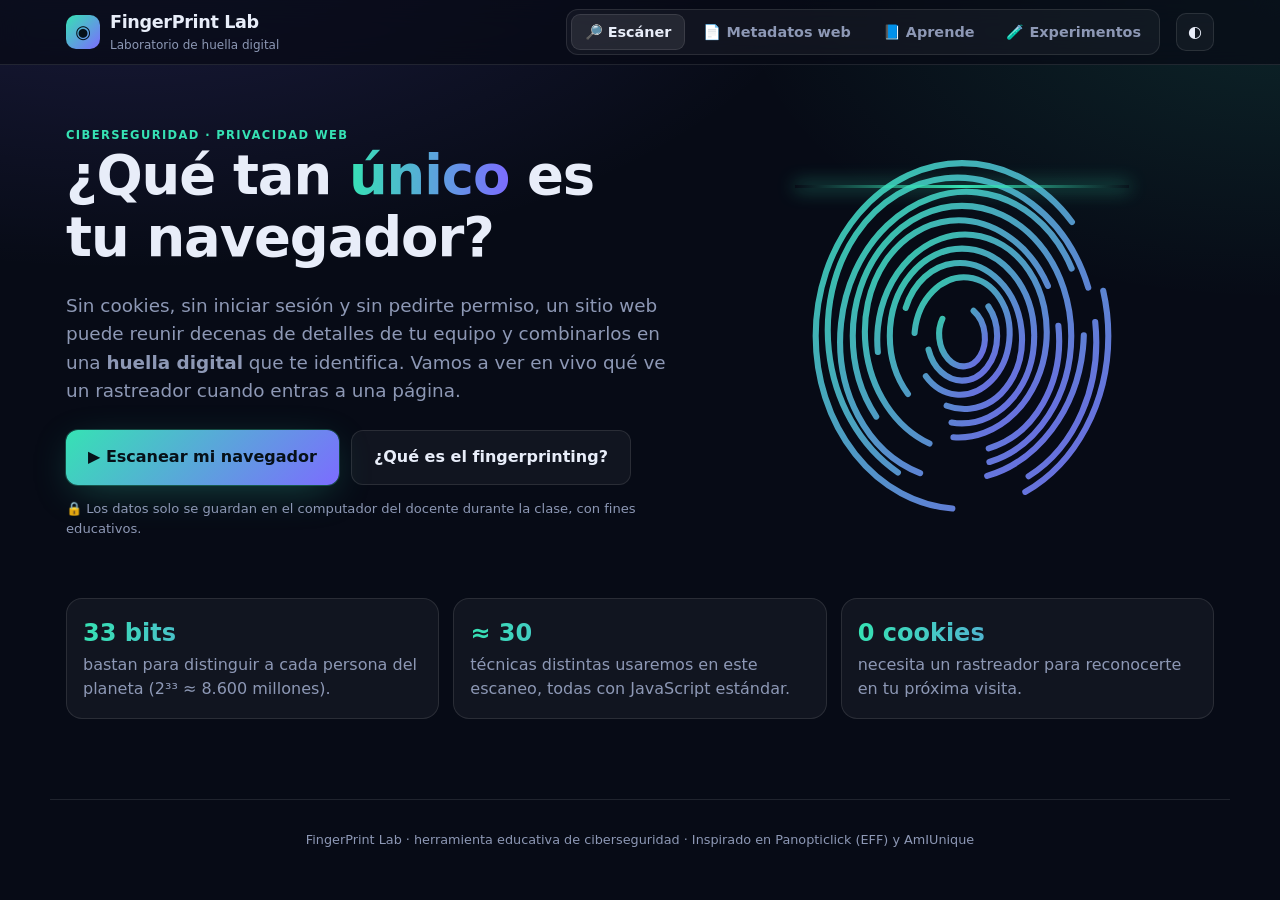
<file: web/index.html>
<!doctype html>
<html lang="es">
<head>
  <meta charset="utf-8">
  <meta name="viewport" content="width=device-width, initial-scale=1">
  <title>FingerPrint Lab</title>
  <link rel="icon" href="data:image/svg+xml,<svg xmlns='http://www.w3.org/2000/svg' viewBox='0 0 100 100'><text y='.9em' font-size='90'>🔎</text></svg>">
  <link rel="stylesheet" href="css/style.css">
</head>
<body>
  <header class="topbar">
    <div class="wrap">
      <a class="brand" href="/">
        <span class="logo">◉</span>
        <span>FingerPrint Lab<small>Laboratorio de huella digital</small></span>
      </a>
      <nav class="tabs" role="tablist">
        <button class="tab active" data-view="scan">🔎 Escáner</button>
        <button class="tab" data-view="metadata">📄 Metadatos web</button>
        <button class="tab" data-view="learn">📘 Aprende</button>
        <button class="tab" data-view="lab">🧪 Experimentos</button>
      </nav>
      <button class="icon-btn" id="themeToggle" title="Cambiar tema claro/oscuro">◐</button>
    </div>
  </header>

  <main class="wrap">
    <!-- ================= ESCÁNER ================= -->
    <section class="view active" id="view-scan">
      <div id="intro">
        <div class="hero">
          <div>
            <div class="eyebrow">Ciberseguridad · Privacidad web</div>
            <h1>¿Qué tan <span class="grad">único</span> es tu navegador?</h1>
            <p class="lead">
              Sin cookies, sin iniciar sesión y sin pedirte permiso, un sitio web puede reunir decenas de
              detalles de tu equipo y combinarlos en una <b>huella digital</b> que te identifica.
              Vamos a ver en vivo qué ve un rastreador cuando entras a una página.
            </p>
            <div class="actions">
              <button class="btn" id="startBtn">▶ Escanear mi navegador</button>
              <button class="btn ghost" data-goto="learn">¿Qué es el fingerprinting?</button>
            </div>
            <p class="muted" style="font-size:.82rem;margin-top:14px">
              🔒 Los datos solo se guardan en el computador del docente durante la clase, con fines educativos.
            </p>
          </div>
          <div class="scanner-visual">
            <svg viewBox="0 0 200 200" id="fpArt">
              <defs>
                <linearGradient id="fpGrad" x1="0" x2="1" y1="0" y2="1">
                  <stop offset="0" stop-color="var(--accent)"/>
                  <stop offset="1" stop-color="var(--accent-2)"/>
                </linearGradient>
              </defs>
            </svg>
            <div class="beam"></div>
          </div>
        </div>
        <div class="fact-row">
          <div class="card fact"><b class="grad">33 bits</b><span class="muted">bastan para distinguir a cada persona del planeta (2³³ ≈ 8.600 millones).</span></div>
          <div class="card fact"><b class="grad">≈ 30</b><span class="muted">técnicas distintas usaremos en este escaneo, todas con JavaScript estándar.</span></div>
          <div class="card fact"><b class="grad">0 cookies</b><span class="muted">necesita un rastreador para reconocerte en tu próxima visita.</span></div>
        </div>
      </div>

      <div id="scanning" hidden>
        <div class="scan-stage">
          <div class="card scan-id">
            <div class="eyebrow">Construyendo tu huella</div>
            <div class="identicon" id="liveIdenticon"></div>
            <div class="mono muted" id="liveHash">—</div>
            <div class="progress"><i id="progressBar"></i></div>
            <div class="muted" id="progressText">0 / 0</div>
          </div>
          <div class="terminal" id="terminal" aria-live="polite"></div>
        </div>
      </div>

      <div id="results" hidden>
        <div class="card summary">
          <div class="identicon" id="resIdenticon"></div>
          <div>
            <div class="eyebrow">Tu huella digital</div>
            <h2 id="resTitle">—</h2>
            <div class="hash" id="resHash"></div>
            <div class="kpis">
              <div class="kpi"><b id="kBits">—</b><span>bits de identificación (estimado)</span></div>
              <div class="kpi"><b id="kOneIn">—</b><span>personas para encontrar a alguien igual</span></div>
              <div class="kpi"><b id="kClass">—</b><span>dispositivos escaneados en el aula</span></div>
              <div class="kpi"><b id="kAttrs">—</b><span>atributos recolectados</span></div>
            </div>
          </div>
        </div>
        <div id="banner"></div>
        <div style="display:flex;gap:10px;flex-wrap:wrap">
          <button class="btn small" id="rescanBtn">↻ Escanear de nuevo</button>
          <button class="btn ghost small" data-goto="lab">🧪 Siguiente: intenta engañar al rastreador</button>
        </div>
        <div class="filters" id="filters"></div>
        <div class="grid-attrs" id="attrGrid"></div>
        <p class="muted" style="font-size:.8rem;margin-top:18px">
          <b>Barra verde</b>: información que aporta tu valor dentro del aula (−log₂ de la proporción de compañeros que lo comparten).
          <b>Barra morada</b>: referencia aproximada de estudios a gran escala (Panopticlick, AmIUnique).
          Haz clic en cualquier tarjeta para ver la explicación.
        </p>
      </div>
    </section>

    <!-- ============== AUDITORÍA DE METADATOS ============== -->
    <section class="view" id="view-metadata">
      <div class="eyebrow">OSINT · documentos publicados</div>
      <h2>¿Qué cuentan los metadatos de una web?</h2>
      <p class="muted metadata-lead">
        Busca documentos y recursos publicados en un sitio autorizado. Además de autores y fechas,
        archivos de datos o respaldos pueden revelar información personal, financiera u operativa.
        El análisis lee recursos públicos; no inicia sesión ni ejecuta su contenido.
      </p>

      <div class="metadata-layout">
        <form class="card metadata-form" id="metadataForm">
          <label for="metadataUrl"><b>Dirección del sitio</b></label>
          <input id="metadataUrl" name="url" type="text" inputmode="url" autocomplete="url"
            placeholder="https://sitio.ejemplo.edu" required maxlength="2048">
          <label class="consent-row">
            <input id="metadataAuthorized" type="checkbox" required>
            <span>Confirmo que tengo autorización para revisar recursos públicos de este dominio, incluidos enlaces y rutas educativas comunes.</span>
          </label>
          <button class="btn" id="metadataStart" type="submit">▶ Revisar documentos</button>
          <p id="metadataStatus" class="muted metadata-status" aria-live="polite">
            Se revisan solo recursos del mismo dominio, sin iniciar sesión ni ejecutar código. Los metadatos encontrados se muestran con sus valores y criticidad.
          </p>
          <div class="metadata-limits">
            <b>Límites de esta práctica</b>
            <span>Hasta 50 páginas y 500 archivos; incluye PDF, Office, imágenes, JSON, CSV, configuración y ZIP. Máximo 5 MB por archivo, 16 rutas comunes y 100 rutas indexadas; 3 minutos por revisión.</span>
          </div>
        </form>

        <aside class="card metadata-lesson">
          <h3>¿Por qué importa?</h3>
          <p>Un archivo puede mostrar información que no aparece en la página: quién lo editó, qué programa usó o cuándo trabajó en él.</p>
          <ul>
            <li><b>Identidad:</b> nombres de autores o editores pueden ayudar a preparar mensajes de suplantación.</li>
            <li><b>Organización:</b> empresa, plantilla y nombres internos pueden revelar estructura o proyectos.</li>
            <li><b>Huella técnica:</b> el software y su versión pueden orientar una búsqueda de riesgos conocidos.</li>
            <li><b>Actividad:</b> fechas y revisiones pueden exponer horarios o etapas de un trabajo.</li>
          </ul>
          <p class="metadata-caveat">Una coincidencia es una señal, no prueba de una vulnerabilidad ni de que el dato siga vigente. El clasificador usa nombres de campos y patrones, puede dar falsos positivos; verifica el contexto sin copiar datos privados al informe.</p>
        </aside>
      </div>

      <section class="card metadata-upload">
        <h3>Subir un archivo para analizar</h3>
        <p class="muted">Acepta cualquier formato hasta 20 MB. Además de PDF, Office/OpenDocument, imágenes y audio, resume campos sensibles en JSON, CSV, XML, configuración y ZIP. Otros formatos muestran tipo, tamaño y huella SHA-256.</p>
        <form id="metadataUploadForm" class="metadata-upload-form">
          <label for="metadataFile"><b>Selecciona un archivo</b></label>
          <input id="metadataFile" name="file" type="file" required>
          <label class="consent-row">
            <input id="metadataUploadAuthorized" name="authorized" type="checkbox" value="yes" required>
            <span>Confirmo que tengo permiso para enviar este archivo al servidor del laboratorio.</span>
          </label>
          <button class="btn" id="metadataUploadStart" type="submit">📄 Analizar archivo</button>
          <p id="metadataUploadStatus" class="muted metadata-status" aria-live="polite">
            Se procesa en memoria en el equipo que ejecuta el laboratorio; no se almacena ni se ejecuta.
          </p>
        </form>
      </section>

      <div id="metadataSummary" class="metadata-summary" hidden></div>
      <div id="metadataReportActions" class="metadata-report-actions" hidden>
        <button id="metadataExport" class="btn ghost small" type="button">⬇ Descargar informe CSV redactado</button>
        <span class="muted">El informe exporta categorías y conteos, no valores personales.</span>
      </div>
      <div id="metadataWarnings" class="metadata-warnings" hidden></div>
      <div id="metadataResults" class="metadata-results" aria-live="polite"></div>

      <article class="card metadata-cleanup">
        <h3>¿Cómo reducir la exposición?</h3>
        <p>Antes de publicar, revisa el documento con el inspector de metadatos de tu editor, elimina propiedades personales que no sean necesarias y exporta una copia limpia. Vuelve a inspeccionar la copia: guardar o imprimir no siempre elimina todos los datos.</p>
      </article>
    </section>

    <!-- ================= APRENDE ================= -->
    <section class="view" id="view-learn">
      <div class="eyebrow">Teoría</div>
      <h2>Fingerprinting del navegador en 6 ideas</h2>
      <p class="muted" style="max-width:70ch">Usa estas tarjetas como guía de la clase. Cada concepto se puede comprobar con el escáner.</p>

      <div class="lesson-grid" style="margin-top:20px">
        <article class="card lesson">
          <div class="num">1</div>
          <h3>¿Qué es una huella digital del navegador?</h3>
          <p>Es un identificador que se obtiene <b>combinando muchas características</b> del navegador y del equipo
            (pantalla, fuentes, GPU, idioma, zona horaria…). Ninguna es única por sí sola, pero <b>juntas</b> casi siempre lo son.</p>
          <p>Igual que en una huella dactilar: no importa un solo surco, importa el patrón completo.</p>
        </article>

        <article class="card lesson">
          <div class="num">2</div>
          <h3>Cookie vs. huella</h3>
          <div class="versus">
            <div>
              <h4>🍪 Cookie</h4>
              <ul>
                <li>Se <b>guarda</b> en tu equipo</li>
                <li>Puedes verla y borrarla</li>
                <li>El modo incógnito la elimina</li>
                <li>Requiere consentimiento (GDPR / Ley 1581)</li>
              </ul>
            </div>
            <div>
              <h4>🫆 Huella</h4>
              <ul>
                <li>Se <b>calcula</b>, no se guarda nada</li>
                <li>Invisible para el usuario</li>
                <li>Sobrevive al modo incógnito</li>
                <li>Difícil de detectar y de bloquear</li>
              </ul>
            </div>
          </div>
        </article>

        <article class="card lesson">
          <div class="num">3</div>
          <h3>Pasivo vs. activo</h3>
          <p><b>Pasivo:</b> el servidor analiza lo que el navegador envía de todos modos: IP, cabeceras HTTP
            (User-Agent, Accept-Language), orden de cabeceras, huella TLS (JA3/JA4).</p>
          <p><b>Activo:</b> el sitio ejecuta JavaScript para preguntar o <i>medir</i>: dibujar en un canvas oculto,
            generar audio silencioso, medir fuentes, consultar la GPU con WebGL.</p>
        </article>

        <article class="card lesson">
          <div class="num">4</div>
          <h3>Entropía: midiendo la información</h3>
          <p>La información que aporta un dato se mide en <b>bits</b>. Si una característica la comparte una proporción <i>p</i> de la población:</p>
          <div class="formula">bits = −log₂(p)</div>
          <p>Ej.: si 1 de cada 8 personas usa tu zona horaria, ese dato aporta <b>log₂(8) = 3 bits</b>.
            Cada bit divide a la población a la mitad. Con ≈ 33 bits se identifica a cualquier persona del mundo.</p>
        </article>

        <article class="card lesson span-2">
          <div class="num">5</div>
          <h3>Calculadora interactiva: ¿cuántos bits hacen falta?</h3>
          <p>Marca los atributos que recolecta un rastreador. Los valores son referencias aproximadas de estudios reales.
            <i>(Sumar bits supone que los atributos son independientes; en la realidad están correlacionados, así que es una cota superior.)</i></p>
          <div class="calc" style="margin-top:14px">
            <div class="calc-list" id="calcList"></div>
            <div class="card calc-out">
              <div class="muted">Información acumulada</div>
              <div class="bits grad" id="calcBits">0 bits</div>
              <div class="people" id="calcPeople">—</div>
              <div class="world-bar"><i id="calcBar"></i><span class="mark" style="left:82.5%" title="33 bits"></span></div>
              <div class="muted" style="font-size:.8rem;display:flex;justify-content:space-between"><span>0</span><span>33 bits = población mundial</span><span>40</span></div>
            </div>
          </div>
        </article>

        <article class="card lesson span-2">
          <div class="num">6</div>
          <h3>Defensas, usos legítimos y aspectos legales</h3>
          <div class="table-scroll">
            <table class="defense-table">
              <thead><tr><th>Estrategia</th><th>Ejemplo</th><th>Cómo funciona</th><th>Limitación</th></tr></thead>
              <tbody>
                <tr><td><b>Uniformidad</b></td><td>Tor Browser, Firefox <code>resistFingerprinting</code></td><td>Todos los usuarios reportan los mismos valores (UTC, tamaño de ventana redondeado…).</td><td>Algunas webs fallan; solo funciona si muchos lo usan.</td></tr>
                <tr><td><b>Aleatorización</b></td><td>Brave, Safari (modo privado)</td><td>Añaden ruido a canvas, audio y WebGL: la huella cambia en cada sesión o sitio.</td><td>Un rastreador puede detectar el ruido y usar otros atributos.</td></tr>
                <tr><td><b>Bloqueo</b></td><td>uBlock Origin, Privacy Badger, Firefox ETP</td><td>Bloquean scripts conocidos de rastreo antes de que se ejecuten.</td><td>No sirve contra scripts propios del sitio.</td></tr>
                <tr><td><b>Reducción de API</b></td><td>User-Agent Reduction, Privacy Budget</td><td>Los navegadores exponen menos detalle por defecto.</td><td>Proceso lento; el fingerprinting pasivo sigue.</td></tr>
                <tr><td><b>Paradoja</b></td><td>Extensiones exóticas, DNT</td><td>Cuanto más "rara" es tu configuración, <b>más única</b> es tu huella.</td><td>Mejor parecerse a la mayoría.</td></tr>
              </tbody>
            </table>
          </div>
          <div class="versus" style="margin-top:16px">
            <div>
              <h4>✅ Usos legítimos</h4>
              <ul>
                <li>Detección de fraude bancario y robo de cuentas</li>
                <li>Detección de bots y ataques de credenciales</li>
                <li>Autenticación adaptativa ("¿es tu dispositivo habitual?")</li>
              </ul>
            </div>
            <div>
              <h4>⚖️ Marco legal</h4>
              <ul>
                <li><b>GDPR</b> (UE) y directiva ePrivacy: la huella es dato personal y requiere consentimiento.</li>
                <li><b>Ley 1581 de 2012</b> (Colombia): tratamiento de datos personales con autorización del titular.</li>
                <li>Google permite fingerprinting en anuncios desde 2025: debate abierto.</li>
              </ul>
            </div>
          </div>
        </article>
      </div>
    </section>

    <!-- ================= EXPERIMENTOS ================= -->
    <section class="view" id="view-lab">
      <div class="eyebrow">Práctica guiada</div>
      <h2>Experimentos: ¿puedes escapar del rastreador?</h2>
      <p class="muted" style="max-width:70ch">Haz primero un escaneo normal. Luego realiza cada experimento,
        <b>predice</b> qué pasará y escanea de nuevo. Abre la respuesta solo después de probar.</p>
      <div class="exp-grid" style="margin-top:20px" id="expGrid"></div>
    </section>
  </main>

  <footer class="footer wrap">FingerPrint Lab · herramienta educativa de ciberseguridad · Inspirado en Panopticlick (EFF) y AmIUnique</footer>

  <dialog id="detail">
    <div class="modal-head">
      <span class="ico" id="dIco"></span>
      <h3 id="dTitle"></h3>
      <button class="icon-btn" id="dClose" aria-label="Cerrar">✕</button>
    </div>
    <div class="modal-body" id="dBody"></div>
  </dialog>

  <script src="js/common.js"></script>
  <script src="js/catalog.js"></script>
  <script src="js/collectors.js"></script>
  <script src="js/scanner.js"></script>
  <script src="js/metadata.js"></script>
</body>
</html>
</file>
<file: web/css/style.css>
/* FingerPrint Lab — estilo */
:root {
  --bg: #070b16;
  --bg-2: #0d1426;
  --surface: rgba(255, 255, 255, 0.045);
  --surface-2: rgba(255, 255, 255, 0.08);
  --border: rgba(255, 255, 255, 0.10);
  --text: #e8edf9;
  --muted: #8d98b5;
  --accent: #36e2b4;
  --accent-2: #7c6cff;
  --warn: #ffb547;
  --danger: #ff5c7a;
  --ok: #36e2b4;
  --glow: 0 0 0 1px rgba(54, 226, 180, .25), 0 10px 40px -10px rgba(54, 226, 180, .35);
  --radius: 16px;
  --mono: ui-monospace, "SF Mono", "JetBrains Mono", Menlo, Consolas, monospace;
  --sans: "Inter", ui-sans-serif, system-ui, -apple-system, "Segoe UI", Roboto, sans-serif;
  color-scheme: dark;
}
:root[data-theme="light"] {
  --bg: #f4f6fb;
  --bg-2: #e9eef8;
  --surface: rgba(255, 255, 255, 0.85);
  --surface-2: #ffffff;
  --border: rgba(16, 24, 48, 0.12);
  --text: #121a2e;
  --muted: #5a6683;
  --accent: #0b9f78;
  --accent-2: #5b4be0;
  --warn: #c27800;
  --danger: #d62f50;
  --ok: #0b9f78;
  --glow: 0 0 0 1px rgba(11, 159, 120, .25), 0 10px 30px -12px rgba(11, 159, 120, .35);
  color-scheme: light;
}

* { box-sizing: border-box; }
html, body { margin: 0; }
body {
  font-family: var(--sans);
  background:
    radial-gradient(1200px 600px at 10% -10%, rgba(124, 108, 255, .18), transparent 60%),
    radial-gradient(900px 500px at 100% 0%, rgba(54, 226, 180, .12), transparent 60%),
    var(--bg);
  background-attachment: fixed;
  color: var(--text);
  line-height: 1.55;
  min-height: 100vh;
  overflow-x: hidden;
}
a { color: var(--accent); }
code, .mono { font-family: var(--mono); }
button { font: inherit; cursor: pointer; }

.wrap { max-width: 1180px; margin: 0 auto; padding: 0 16px; }

/* ---------- Barra superior ---------- */
.topbar {
  position: sticky; top: 0; z-index: 20;
  backdrop-filter: blur(14px);
  background: color-mix(in srgb, var(--bg) 72%, transparent);
  border-bottom: 1px solid var(--border);
}
.topbar .wrap { display: flex; align-items: center; gap: 16px; height: 64px; }
.brand { display: flex; align-items: center; gap: 10px; font-weight: 800; letter-spacing: -.02em; font-size: 1.1rem; text-decoration: none; color: var(--text); }
.brand .logo {
  width: 34px; height: 34px; border-radius: 10px; display: grid; place-items: center;
  background: linear-gradient(135deg, var(--accent), var(--accent-2)); color: #061018; font-size: 18px;
}
.brand small { color: var(--muted); font-weight: 500; font-size: .75rem; display: block; letter-spacing: 0; }
.tabs { display: flex; gap: 4px; margin-left: auto; background: var(--surface); border: 1px solid var(--border); padding: 4px; border-radius: 12px; }
.tab {
  border: 0; background: transparent; color: var(--muted); padding: 7px 14px; border-radius: 9px; font-weight: 600; font-size: .9rem;
  text-decoration: none; white-space: nowrap;
}
.tab:hover { color: var(--text); }
.tab.active { background: var(--surface-2); color: var(--text); box-shadow: inset 0 0 0 1px var(--border); }
.icon-btn {
  border: 1px solid var(--border); background: var(--surface); color: var(--text);
  width: 38px; height: 38px; border-radius: 10px; display: grid; place-items: center; flex: none;
}

/* ---------- Comunes ---------- */
.view { display: none; padding: 32px 0 80px; animation: fade .35s ease; }
.view.active { display: block; }
@keyframes fade { from { opacity: 0; transform: translateY(6px); } to { opacity: 1; transform: none; } }

.card {
  background: var(--surface); border: 1px solid var(--border); border-radius: var(--radius);
  padding: 20px;
}
.eyebrow { text-transform: uppercase; letter-spacing: .12em; font-size: .72rem; font-weight: 700; color: var(--accent); }
h1, h2, h3 { letter-spacing: -.02em; line-height: 1.15; margin: 0 0 .4em; }
h1 { font-size: clamp(2rem, 5vw, 3.4rem); font-weight: 850; }
h2 { font-size: clamp(1.4rem, 3vw, 2rem); }
h3 { font-size: 1.08rem; }
.muted { color: var(--muted); }
.grad {
  background: linear-gradient(90deg, var(--accent), var(--accent-2));
  -webkit-background-clip: text; background-clip: text; color: transparent;
}
.btn {
  display: inline-flex; align-items: center; gap: 10px; border: 0; border-radius: 12px;
  padding: 14px 22px; font-weight: 700; font-size: 1rem;
  background: linear-gradient(135deg, var(--accent), var(--accent-2)); color: #061018;
  box-shadow: var(--glow); transition: transform .15s ease;
}
.btn:hover { transform: translateY(-1px); }
.btn.ghost { background: var(--surface); color: var(--text); border: 1px solid var(--border); box-shadow: none; }
.btn.small { padding: 8px 14px; font-size: .88rem; }
.btn.danger { background: transparent; color: var(--danger); border: 1px solid color-mix(in srgb, var(--danger) 50%, transparent); box-shadow: none; }

.pill {
  display: inline-flex; align-items: center; gap: 6px; padding: 3px 10px; border-radius: 99px; font-size: .75rem; font-weight: 600;
  background: var(--surface-2); border: 1px solid var(--border); color: var(--muted); white-space: nowrap;
}
.pill.ok { color: var(--ok); border-color: color-mix(in srgb, var(--ok) 40%, transparent); }
.pill.warn { color: var(--warn); border-color: color-mix(in srgb, var(--warn) 40%, transparent); }
.pill.danger { color: var(--danger); border-color: color-mix(in srgb, var(--danger) 40%, transparent); }
.pill.violet { color: var(--accent-2); border-color: color-mix(in srgb, var(--accent-2) 40%, transparent); }

/* ---------- Hero del escáner ---------- */
.hero { display: grid; grid-template-columns: 1.2fr 1fr; gap: 40px; align-items: center; padding: 30px 0 10px; }
.hero p.lead { font-size: 1.15rem; color: var(--muted); max-width: 54ch; }
.hero .actions { display: flex; gap: 12px; flex-wrap: wrap; margin-top: 24px; }
.scanner-visual { position: relative; aspect-ratio: 1; max-width: 380px; width: 100%; justify-self: center; }
.scanner-visual svg { width: 100%; height: 100%; }
.scanner-visual .beam {
  position: absolute; left: 6%; right: 6%; height: 3px; top: 10%;
  background: linear-gradient(90deg, transparent, var(--accent), transparent);
  box-shadow: 0 0 18px var(--accent); animation: beam 2.6s ease-in-out infinite;
}
@keyframes beam { 0%, 100% { top: 10%; } 50% { top: 88%; } }
.ridge { fill: none; stroke: url(#fpGrad); stroke-width: 3.2; stroke-linecap: round; opacity: .9; }

.fact-row { display: grid; grid-template-columns: repeat(3, 1fr); gap: 14px; margin-top: 36px; }
.fact { padding: 16px; }
.fact b { font-size: 1.5rem; display: block; }

/* ---------- Escaneo en curso ---------- */
.scan-stage { display: grid; grid-template-columns: 300px 1fr; gap: 20px; }
.scan-id { text-align: center; display: flex; flex-direction: column; align-items: center; gap: 14px; }
.scan-id .identicon svg { width: 180px; height: 180px; border-radius: 28px; transition: all .2s; }
.progress { height: 10px; border-radius: 99px; background: var(--surface-2); overflow: hidden; width: 100%; }
.progress > i { display: block; height: 100%; width: 0; background: linear-gradient(90deg, var(--accent), var(--accent-2)); transition: width .25s ease; }
.terminal {
  font-family: var(--mono); font-size: .86rem; background: #050811; color: #c7d2ee;
  border-radius: var(--radius); border: 1px solid var(--border); padding: 16px 18px; height: 420px; overflow: auto;
}
:root[data-theme="light"] .terminal { background: #101828; }
.terminal .line { white-space: pre-wrap; word-break: break-word; animation: fade .2s ease; }
.terminal .run { color: #7c8bb0; }
.terminal .ok { color: #36e2b4; }
.terminal .val { color: #ffd479; }
.terminal .warn { color: #ff8fa3; }
.terminal .head { color: #a99bff; font-weight: 700; }

/* ---------- Resultados ---------- */
.summary { display: grid; grid-template-columns: auto 1fr; gap: 24px; align-items: center; padding: 24px; }
.summary .identicon svg { width: 132px; height: 132px; border-radius: 22px; }
.summary .hash { font-family: var(--mono); font-size: .85rem; color: var(--muted); word-break: break-all; }
.kpis { display: grid; grid-template-columns: repeat(4, 1fr); gap: 12px; margin-top: 14px; }
.kpi { background: var(--surface); border: 1px solid var(--border); border-radius: 12px; padding: 12px 14px; }
.kpi b { display: block; font-size: 1.5rem; font-weight: 800; }
.kpi span { font-size: .78rem; color: var(--muted); }

.banner {
  margin: 18px 0; padding: 18px 20px; border-radius: var(--radius); display: flex; gap: 16px; align-items: flex-start;
  border: 1px solid var(--border); background: var(--surface);
}
.banner .big { font-size: 2rem; line-height: 1; }
.banner.alert { border-color: color-mix(in srgb, var(--danger) 55%, transparent); background: color-mix(in srgb, var(--danger) 10%, transparent); }
.banner.info { border-color: color-mix(in srgb, var(--accent-2) 55%, transparent); background: color-mix(in srgb, var(--accent-2) 10%, transparent); }
.banner.good { border-color: color-mix(in srgb, var(--ok) 55%, transparent); background: color-mix(in srgb, var(--ok) 9%, transparent); }
.banner h3 { margin-bottom: 4px; }
.banner p { margin: 0; color: var(--muted); }

.filters { display: flex; flex-wrap: wrap; gap: 8px; margin: 26px 0 14px; }
.chip {
  border: 1px solid var(--border); background: var(--surface); color: var(--muted);
  padding: 7px 13px; border-radius: 99px; font-weight: 600; font-size: .86rem;
}
.chip.active { color: var(--text); border-color: var(--accent); box-shadow: var(--glow); }

.grid-attrs { display: grid; grid-template-columns: repeat(auto-fill, minmax(270px, 1fr)); gap: 14px; }
.attr {
  text-align: left; color: var(--text); background: var(--surface); border: 1px solid var(--border);
  border-radius: var(--radius); padding: 16px; display: flex; flex-direction: column; gap: 10px;
  transition: transform .15s ease, border-color .15s ease; animation: pop .35s ease both;
}
.attr:hover { transform: translateY(-2px); border-color: color-mix(in srgb, var(--accent) 55%, transparent); }
@keyframes pop { from { opacity: 0; transform: scale(.97); } to { opacity: 1; transform: none; } }
.attr .top { display: flex; align-items: center; gap: 10px; }
.attr .ico { font-size: 1.3rem; }
.attr .name { font-weight: 700; font-size: .96rem; flex: 1; }
.attr .value { font-family: var(--mono); font-size: .8rem; color: var(--muted); word-break: break-word; display: -webkit-box; -webkit-line-clamp: 2; line-clamp: 2; -webkit-box-orient: vertical; overflow: hidden; min-height: 2.6em; }
.attr img { width: 100%; border-radius: 8px; border: 1px solid var(--border); }
.attr .tags { display: flex; gap: 6px; flex-wrap: wrap; }
.meter { display: grid; grid-template-columns: 70px 1fr 54px; gap: 8px; align-items: center; font-size: .74rem; color: var(--muted); }
.meter .bar { height: 7px; border-radius: 99px; background: var(--surface-2); overflow: hidden; }
.meter .bar i { display: block; height: 100%; border-radius: 99px; }
.meter .bar i.cls { background: linear-gradient(90deg, var(--accent), #9af5dc); }
.meter .bar i.ref { background: linear-gradient(90deg, var(--accent-2), #c2b9ff); }
.meter b { color: var(--text); text-align: right; font-family: var(--mono); font-weight: 600; }

/* ---------- Modal ---------- */
dialog {
  border: 1px solid var(--border); border-radius: 20px; padding: 0; max-width: 640px; width: calc(100% - 32px);
  background: var(--bg-2); color: var(--text); box-shadow: 0 30px 80px rgba(0, 0, 0, .5);
}
dialog::backdrop { background: rgba(3, 6, 14, .6); backdrop-filter: blur(4px); }
.modal-head { display: flex; align-items: center; gap: 12px; padding: 20px 22px; border-bottom: 1px solid var(--border); }
.modal-head .ico { font-size: 1.8rem; }
.modal-head h3 { margin: 0; flex: 1; }
.modal-body { padding: 20px 22px 24px; display: grid; gap: 16px; max-height: 70vh; overflow: auto; }
.modal-body .block h4 { margin: 0 0 4px; font-size: .78rem; text-transform: uppercase; letter-spacing: .1em; color: var(--accent); }
.modal-body .block p { margin: 0; }
.modal-body .rawval { font-family: var(--mono); font-size: .8rem; background: var(--surface); border: 1px solid var(--border); padding: 12px; border-radius: 10px; word-break: break-all; max-height: 150px; overflow: auto; }
.share-dots { display: flex; flex-wrap: wrap; gap: 4px; }
.share-dots i { width: 14px; height: 14px; border-radius: 4px; background: var(--surface-2); border: 1px solid var(--border); }
.share-dots i.on { background: var(--accent); border-color: var(--accent); }

/* ---------- Aprende ---------- */
.lesson-grid { display: grid; grid-template-columns: repeat(2, 1fr); gap: 16px; }
.lesson { padding: 24px; }
.lesson .num {
  width: 34px; height: 34px; border-radius: 10px; display: grid; place-items: center; font-weight: 800;
  background: color-mix(in srgb, var(--accent) 16%, transparent); color: var(--accent); margin-bottom: 12px;
}
.lesson p, .lesson li { color: var(--muted); }
.lesson li b, .lesson p b { color: var(--text); }
.versus { display: grid; grid-template-columns: 1fr 1fr; gap: 12px; margin-top: 10px; }
.versus > div { border: 1px solid var(--border); border-radius: 12px; padding: 14px; background: var(--surface); }
.versus h4 { margin: 0 0 6px; }
.versus ul { margin: 0; padding-left: 18px; font-size: .9rem; }
.span-2 { grid-column: span 2; }

.calc { display: grid; grid-template-columns: 1fr 1fr; gap: 24px; align-items: start; }
.calc-list { display: grid; grid-template-columns: repeat(auto-fill, minmax(200px, 1fr)); gap: 8px; }
.calc-list label {
  display: flex; align-items: center; gap: 8px; padding: 8px 10px; border-radius: 10px; font-size: .88rem;
  border: 1px solid var(--border); background: var(--surface); cursor: pointer;
}
.calc-list label:has(input:checked) { border-color: var(--accent); }
.calc-list label span { flex: 1; }
.calc-list label em { font-style: normal; font-family: var(--mono); color: var(--muted); font-size: .78rem; }
.calc-out { text-align: center; position: sticky; top: 90px; }
.calc-out .bits { font-size: 3.6rem; font-weight: 850; letter-spacing: -.03em; }
.calc-out .people { font-size: 1.15rem; }
.world-bar { position: relative; height: 18px; border-radius: 99px; background: var(--surface-2); overflow: hidden; margin: 16px 0 6px; }
.world-bar i { position: absolute; inset: 0 auto 0 0; background: linear-gradient(90deg, var(--accent), var(--accent-2)); transition: width .3s ease; }
.world-bar .mark { position: absolute; top: -2px; bottom: -2px; width: 2px; background: var(--danger); }
.formula { font-family: var(--mono); background: var(--surface); border: 1px solid var(--border); padding: 12px 14px; border-radius: 10px; color: var(--text); }

.defense-table { width: 100%; border-collapse: collapse; font-size: .9rem; }
.defense-table th, .defense-table td { padding: 10px; border-bottom: 1px solid var(--border); text-align: left; vertical-align: top; }
.defense-table th { color: var(--muted); font-size: .75rem; text-transform: uppercase; letter-spacing: .08em; }
.table-scroll { overflow-x: auto; }

/* ---------- Experimentos ---------- */
.exp-grid { display: grid; grid-template-columns: repeat(auto-fill, minmax(320px, 1fr)); gap: 16px; }
.exp { padding: 22px; display: flex; flex-direction: column; gap: 10px; }
.exp .head { display: flex; align-items: center; gap: 12px; }
.exp .head .big { font-size: 2rem; }
.exp ol { margin: 0; padding-left: 20px; color: var(--muted); }
.exp details { border-top: 1px dashed var(--border); padding-top: 10px; }
.exp summary { cursor: pointer; font-weight: 700; color: var(--accent); }
.exp details p { color: var(--muted); margin: 8px 0 0; }

/* ---------- Panel docente ---------- */
.panel-top { display: grid; grid-template-columns: 1fr 340px; gap: 18px; align-items: stretch; }
.join { display: flex; gap: 20px; align-items: center; }
.join .qr { background: #fff; padding: 10px; border-radius: 14px; width: 172px; height: 172px; display: grid; place-items: center; flex: none; }
.join .qr img, .join .qr canvas { width: 152px !important; height: 152px !important; }
.join .url { font-family: var(--mono); font-size: clamp(1.1rem, 2.4vw, 1.7rem); font-weight: 700; word-break: break-all; }
.stats { display: grid; grid-template-columns: repeat(2, 1fr); gap: 12px; }
.stat { padding: 16px; }
.stat b { font-size: 2.2rem; font-weight: 850; display: block; line-height: 1.1; }
.stat span { color: var(--muted); font-size: .82rem; }
.panel-main { display: grid; grid-template-columns: 1.3fr 1fr; gap: 18px; margin-top: 18px; }
.vis-list { display: grid; gap: 8px; max-height: 620px; overflow: auto; padding-right: 4px; }
.vis {
  display: grid; grid-template-columns: 44px 1fr auto; gap: 12px; align-items: center;
  padding: 10px 12px; border-radius: 12px; background: var(--surface); border: 1px solid var(--border); animation: pop .3s ease both;
}
.vis svg { width: 44px; height: 44px; border-radius: 10px; }
.vis .meta { font-size: .78rem; color: var(--muted); }
.vis .name { font-weight: 700; }
.ent-row { display: grid; grid-template-columns: 150px 1fr 48px; gap: 10px; align-items: center; font-size: .84rem; padding: 5px 0; }
.ent-row .bar { height: 10px; border-radius: 99px; background: var(--surface-2); overflow: hidden; }
.ent-row .bar i { display: block; height: 100%; border-radius: 99px; background: linear-gradient(90deg, var(--accent), var(--accent-2)); transition: width .4s ease; }
.ent-row .bar i.vol { background: linear-gradient(90deg, var(--warn), #ffd58f); }
.ent-row b { font-family: var(--mono); text-align: right; }
.empty { text-align: center; padding: 40px 10px; color: var(--muted); }
.section-head { display: flex; align-items: center; justify-content: space-between; gap: 10px; margin-bottom: 12px; flex-wrap: wrap; }
.live-dot { width: 9px; height: 9px; border-radius: 50%; background: var(--ok); display: inline-block; box-shadow: 0 0 10px var(--ok); animation: blink 1.4s infinite; }
@keyframes blink { 50% { opacity: .3; } }

.footer { color: var(--muted); font-size: .8rem; text-align: center; padding: 30px 0; border-top: 1px solid var(--border); }

/* ---------- Metadatos de documentos web ---------- */
.metadata-lead { max-width: 76ch; margin-bottom: 20px; }
.metadata-layout { display: grid; grid-template-columns: 1fr 1fr; gap: 16px; align-items: start; }
.metadata-form { display: grid; gap: 14px; }
.metadata-form > label:first-child { margin-bottom: -8px; }
.metadata-form input[type="text"] {
  width: 100%; border: 1px solid var(--border); border-radius: 10px; padding: 12px 14px;
  color: var(--text); background: var(--bg-2); font: 500 .95rem var(--mono);
}
.metadata-form input[type="text"]:focus { outline: 2px solid var(--accent); outline-offset: 2px; }
.consent-row { display: flex; align-items: flex-start; gap: 10px; color: var(--muted); font-size: .88rem; cursor: pointer; }
.consent-row input { accent-color: var(--accent); margin-top: 5px; flex: none; }
.metadata-form .btn { justify-self: start; }
.metadata-form .btn:disabled { opacity: .6; cursor: wait; transform: none; }
.metadata-status { margin: 0; font-size: .83rem; min-height: 1.5em; }
.metadata-loading { display: inline-flex; align-items: center; gap: 9px; }
.metadata-spinner { width: 17px; height: 17px; flex: none; border: 2px solid var(--border); border-top-color: var(--accent); border-radius: 50%; animation: metadata-spin .8s linear infinite; }
@keyframes metadata-spin { to { transform: rotate(360deg); } }
.metadata-limits { display: grid; gap: 4px; border-top: 1px solid var(--border); padding-top: 12px; font-size: .8rem; color: var(--muted); }
.metadata-limits b { color: var(--text); }
.metadata-lesson h3 { color: var(--accent); }
.metadata-lesson p { color: var(--muted); }
.metadata-lesson ul { padding-left: 20px; color: var(--muted); }
.metadata-lesson li { margin: 7px 0; }
.metadata-lesson li b { color: var(--text); }
.metadata-caveat { border-left: 3px solid var(--warn); padding: 8px 0 8px 12px; font-size: .85rem; }
.metadata-upload { margin-top: 16px; }
.metadata-upload h3 { color: var(--accent); }
.metadata-upload > p { max-width: 90ch; }
.metadata-upload-form { display: grid; gap: 12px; }
.metadata-upload-form input[type="file"] {
  width: 100%; border: 1px dashed var(--border); border-radius: 10px; padding: 12px;
  color: var(--muted); background: var(--bg-2); font: .88rem var(--sans);
}
.metadata-upload-form input[type="file"]::file-selector-button {
  border: 1px solid var(--border); border-radius: 8px; padding: 8px 12px; margin-right: 12px;
  background: var(--surface-2); color: var(--text); font: 600 .84rem var(--sans); cursor: pointer;
}
.metadata-upload-form .btn { justify-self: start; }
.metadata-upload-form .btn:disabled { opacity: .6; cursor: wait; transform: none; }
.metadata-summary { margin-top: 22px; }
.metadata-report-actions { display: flex; align-items: center; gap: 12px; margin: 12px 0; flex-wrap: wrap; }
.metadata-report-actions > span { font-size: .8rem; }
.metadata-summary-card { display: grid; grid-template-columns: 1.5fr repeat(4, 1fr); gap: 14px; align-items: center; }
.metadata-summary-card > div { display: grid; gap: 3px; }
.metadata-summary-card > div > b { font-size: 1.4rem; }
.metadata-summary-card > div > span:not(.eyebrow) { color: var(--muted); font-size: .76rem; }
.metadata-summary-card .metadata-domain { font-family: var(--mono); font-size: .94rem; overflow-wrap: anywhere; }
.metadata-summary-card .risk-high { color: var(--danger); }
.metadata-scope, .metadata-method { font-size: .8rem; }
.metadata-warnings { margin-top: 12px; }
.metadata-warnings ul { color: var(--muted); margin: 6px 0 0; padding-left: 20px; }
.metadata-results { display: grid; gap: 10px; margin-top: 14px; }
.metadata-filter-bar { display: flex; align-items: center; flex-wrap: wrap; gap: 8px; border: 1px solid var(--border); border-radius: 12px; background: var(--surface); padding: 10px 12px; }
.metadata-filter-bar > span { color: var(--muted); font-size: .82rem; font-weight: 600; margin-right: auto; }
.metadata-filter { display: inline-flex; align-items: center; gap: 7px; border: 1px solid var(--border); border-radius: 999px; padding: 6px 11px; color: var(--text); background: var(--bg-2); font-size: .78rem; font-weight: 650; }
.metadata-filter[aria-pressed="true"] { color: var(--bg); border-color: var(--accent); background: var(--accent); }
.metadata-filter:disabled { opacity: .45; cursor: not-allowed; }
.metadata-filter:focus-visible { outline: 2px solid var(--accent-2); outline-offset: 2px; }
.metadata-filter-count { margin: 0; font-size: .78rem; }
.metadata-result-list { display: grid; gap: 14px; }
.metadata-document { padding: 20px; }
.metadata-document-head { display: flex; align-items: flex-start; gap: 12px; flex-wrap: wrap; }
.metadata-file-icon { font-size: 1.8rem; line-height: 1.2; }
.metadata-document-head > div { min-width: 0; flex: 1; }
.metadata-document-head h3 { margin: 6px 0 4px; overflow-wrap: anywhere; }
.metadata-document-head code { color: var(--muted); font-size: .78rem; overflow-wrap: anywhere; }
.metadata-document-head > .risk-high { color: var(--danger); border-color: color-mix(in srgb, var(--danger) 42%, transparent); }
.metadata-document-head > .risk-medium { color: var(--warn); border-color: color-mix(in srgb, var(--warn) 42%, transparent); }
.metadata-document-head > .risk-low { color: var(--ok); border-color: color-mix(in srgb, var(--ok) 42%, transparent); }
.metadata-file-info { display: grid; grid-template-columns: repeat(auto-fit, minmax(190px, 1fr)); gap: 8px; margin: 12px 0 14px; }
.metadata-file-info > div { display: grid; gap: 4px; border: 1px solid var(--border); border-radius: 10px; padding: 10px; min-width: 0; }
.metadata-file-info b { color: var(--muted); font-size: .73rem; text-transform: uppercase; letter-spacing: .06em; }
.metadata-file-info span, .metadata-file-info code { overflow-wrap: anywhere; font-size: .8rem; }
.metadata-file-info code { font-family: var(--mono); color: var(--text); }
.metadata-number { color: var(--muted); font: 700 1.3rem var(--mono); }
.metadata-method { margin: 8px 0 12px 44px; }
.metadata-fields { display: grid; grid-template-columns: repeat(auto-fill, minmax(240px, 1fr)); gap: 10px; }
.metadata-field { border: 1px solid var(--border); background: var(--surface); border-radius: 12px; padding: 12px; min-width: 0; }
.metadata-field-heading { display: flex; justify-content: space-between; align-items: center; gap: 8px; margin-bottom: 8px; }
.metadata-field-heading b { font-size: .9rem; }
.metadata-field .pill { font-size: .67rem; }
.metadata-field .pill.risk-high { color: var(--danger); border-color: color-mix(in srgb, var(--danger) 42%, transparent); }
.metadata-field .pill.risk-medium { color: var(--warn); border-color: color-mix(in srgb, var(--warn) 42%, transparent); }
.metadata-field .pill.risk-low { color: var(--ok); border-color: color-mix(in srgb, var(--ok) 42%, transparent); }
.metadata-value { display: block; color: var(--text); background: var(--bg-2); border-radius: 8px; padding: 9px; font-size: .78rem; overflow-wrap: anywhere; white-space: pre-wrap; }
.metadata-field p { color: var(--muted); font-size: .8rem; margin: 8px 0 0; }
.metadata-sensitive summary { color: var(--accent); font-size: .8rem; cursor: pointer; margin-bottom: 6px; }
.metadata-findings { display: grid; gap: 9px; margin-top: 14px; border-top: 1px solid var(--border); padding-top: 12px; }
.metadata-findings h4 { margin: 0; font-size: .88rem; }
.metadata-finding { border-left: 3px solid var(--warn); background: var(--surface); border-radius: 8px; padding: 10px 12px; }
.metadata-finding.risk-high { border-left-color: var(--danger); }
.metadata-finding p { margin: 5px 0 0; color: var(--muted); font-size: .8rem; overflow-wrap: anywhere; }
.metadata-finding p b { color: var(--text); }
.metadata-finding code { font-family: var(--mono); color: var(--text); }
.metadata-empty { text-align: center; }
.metadata-empty p { color: var(--muted); margin-bottom: 0; }
.metadata-cleanup { margin-top: 22px; }
.metadata-cleanup h3 { color: var(--accent); }
.metadata-cleanup p { color: var(--muted); margin-bottom: 0; }

/* ---------- Responsive ---------- */
@media (max-width: 900px) {
  .hero, .scan-stage, .panel-top, .panel-main, .calc, .lesson-grid, .metadata-layout { grid-template-columns: 1fr; }
  .metadata-summary-card { grid-template-columns: repeat(2, 1fr); }
  .metadata-summary-card > div:first-child { grid-column: span 2; }
  .span-2 { grid-column: auto; }
  .kpis { grid-template-columns: repeat(2, 1fr); }
  .scanner-visual { max-width: 260px; }
  .terminal { height: 280px; }
  .calc-out { position: static; }
}
@media (max-width: 640px) {
  .topbar .wrap { height: auto; flex-wrap: wrap; padding-top: 10px; padding-bottom: 10px; }
  .tabs { order: 3; width: 100%; margin-left: 0; overflow-x: auto; }
  .tab { flex: 1; padding: 7px 8px; font-size: .82rem; }
  .icon-btn { margin-left: auto; }
  .fact-row { grid-template-columns: 1fr; }
  .summary { grid-template-columns: 1fr; text-align: center; justify-items: center; }
  .versus { grid-template-columns: 1fr; }
  .join { flex-direction: column; text-align: center; }
  .ent-row { grid-template-columns: 110px 1fr 44px; }
  .metadata-summary-card { gap: 10px; padding: 15px; }
  .metadata-fields { grid-template-columns: 1fr; }
  .metadata-method { margin-left: 0; }
}
@media (prefers-reduced-motion: reduce) {
  *, *::before, *::after { animation: none !important; transition: none !important; }
}

/* Evita desbordes horizontales en pantallas angostas */
.summary > *, .kpis > *, .scan-stage > *, .panel-top > *, .panel-main > *, .hero > *, .calc > *, .lesson-grid > * { min-width: 0; }
@media (max-width: 640px) {
  .summary { grid-template-columns: minmax(0, 1fr); }
  .grid-attrs { grid-template-columns: minmax(0, 1fr); }
  .kpis { grid-template-columns: repeat(2, minmax(0, 1fr)); }
}
</file>
